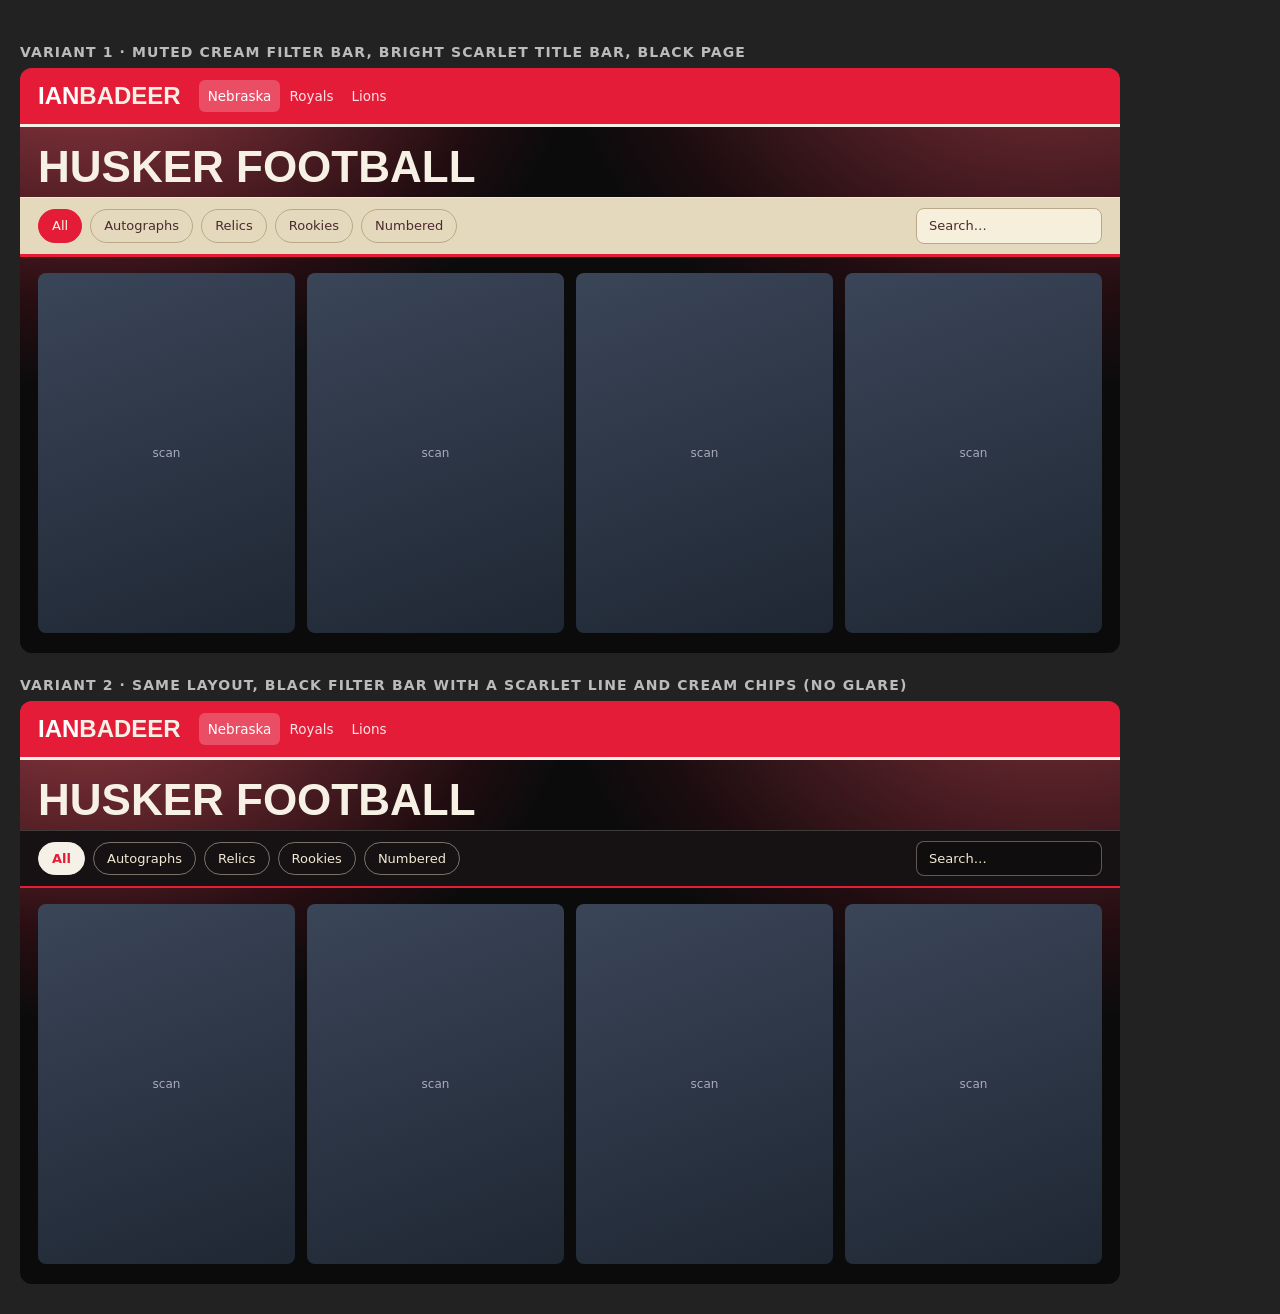
<file: previews/cream-filter.html>
<!doctype html><meta charset=utf-8><meta name=viewport content="width=device-width,initial-scale=1"><title>Cream filter bar options</title>
<style>
body{margin:0;background:#222;font:15px/1.5 Inter,system-ui,sans-serif;padding:20px;color:#eee}
h2{font:600 14px system-ui;letter-spacing:.08em;text-transform:uppercase;margin:24px 0 8px;color:#bbb}
.mock{position:relative;overflow:hidden;border-radius:12px;max-width:1100px;margin-bottom:10px;background:#0b0b0c;color:#f6f1e4}
.mock::before{content:"";position:absolute;inset:0;pointer-events:none;background:
 radial-gradient(ellipse 55% 420px at 6% -60px,rgba(255,244,224,.20),transparent 70%),
 radial-gradient(ellipse 60% 480px at 6% -40px,rgba(228,28,56,.55),transparent 75%),
 radial-gradient(ellipse 55% 420px at 94% -60px,rgba(255,244,224,.14),transparent 70%),
 radial-gradient(ellipse 60% 480px at 94% -40px,rgba(228,28,56,.42),transparent 75%)}
.mock>*{position:relative}
.bar{display:flex;gap:18px;align-items:center;padding:12px 18px;background:#e41c38;border-bottom:3px solid #f5f1e7;color:#fff}
.logo{font:800 24px "Barlow Condensed","Arial Narrow",sans-serif;text-transform:uppercase}.logo span{color:#f5f1e7}
.nav a{font-size:13.5px;padding:6px 9px;border-radius:6px;display:inline-block;color:#ffe3e6}.nav a.on{background:rgba(255,255,255,.22);color:#fff}
.head{padding:18px 18px 8px}
h1{font:800 44px "Barlow Condensed","Arial Narrow",sans-serif;text-transform:uppercase;margin:0;line-height:1}
.tools{display:flex;gap:8px;align-items:center;flex-wrap:wrap;padding:10px 18px}
.chip{padding:6px 13px;border-radius:999px;font-size:13px}
.q{margin-left:auto;padding:7px 12px;border-radius:8px;font-size:13px;min-width:160px}
.cards{display:grid;grid-template-columns:repeat(4,1fr);gap:12px;padding:16px 18px 20px}
.card{aspect-ratio:5/7;border-radius:8px;background:linear-gradient(160deg,#3a4558,#1f2733);display:grid;place-items:center;font-size:12px;color:#aab}
/* Variant 1: muted cream bar */
.v1 .tools{background:#e4d9bd;color:#2a1014;border-top:1px solid #f2e9d3;border-bottom:3px solid #e41c38}
.v1 .chip{border:1px solid #b9a98a;color:#4a2a2e;background:transparent}
.v1 .chip.on{background:#e41c38;border-color:#e41c38;color:#fff6e2}
.v1 .q{background:#f6efdc;border:1px solid #b9a98a;color:#4a2a2e}
/* Variant 2: dark scarlet bar, cream chips */
.v2 .tools{background:#161213;border-bottom:2px solid #e41c38;border-top:1px solid rgba(245,241,231,.18)}
.v2 .chip{border:1px solid rgba(242,233,211,.45);color:#f2e9d3}
.v2 .chip.on{background:#f5f1e7;border-color:#f5f1e7;color:#e41c38;font-weight:700}
.v2 .q{background:rgba(0,0,0,.25);border:1px solid rgba(242,233,211,.35);color:#f2e9d3}
</style>
<h2>Variant 1 · Muted cream filter bar, bright scarlet title bar, black page</h2>
<div class="mock v1"><div class="bar"><div class="logo">Ian<span>Badeer</span></div><div class="nav"><a class=on>Nebraska</a><a>Royals</a><a>Lions</a></div></div>
<div class="head"><h1>Husker football</h1></div>
<div class="tools"><span class="chip on">All</span><span class="chip">Autographs</span><span class="chip">Relics</span><span class="chip">Rookies</span><span class="chip">Numbered</span><span class="q">Search…</span></div>
<div class="cards"><div class="card">scan</div><div class="card">scan</div><div class="card">scan</div><div class="card">scan</div></div></div>
<h2>Variant 2 · Same layout, black filter bar with a scarlet line and cream chips (no glare)</h2>
<div class="mock v2"><div class="bar"><div class="logo">Ian<span>Badeer</span></div><div class="nav"><a class=on>Nebraska</a><a>Royals</a><a>Lions</a></div></div>
<div class="head"><h1>Husker football</h1></div>
<div class="tools"><span class="chip on">All</span><span class="chip">Autographs</span><span class="chip">Relics</span><span class="chip">Rookies</span><span class="chip">Numbered</span><span class="q">Search…</span></div>
<div class="cards"><div class="card">scan</div><div class="card">scan</div><div class="card">scan</div><div class="card">scan</div></div></div>
</file>
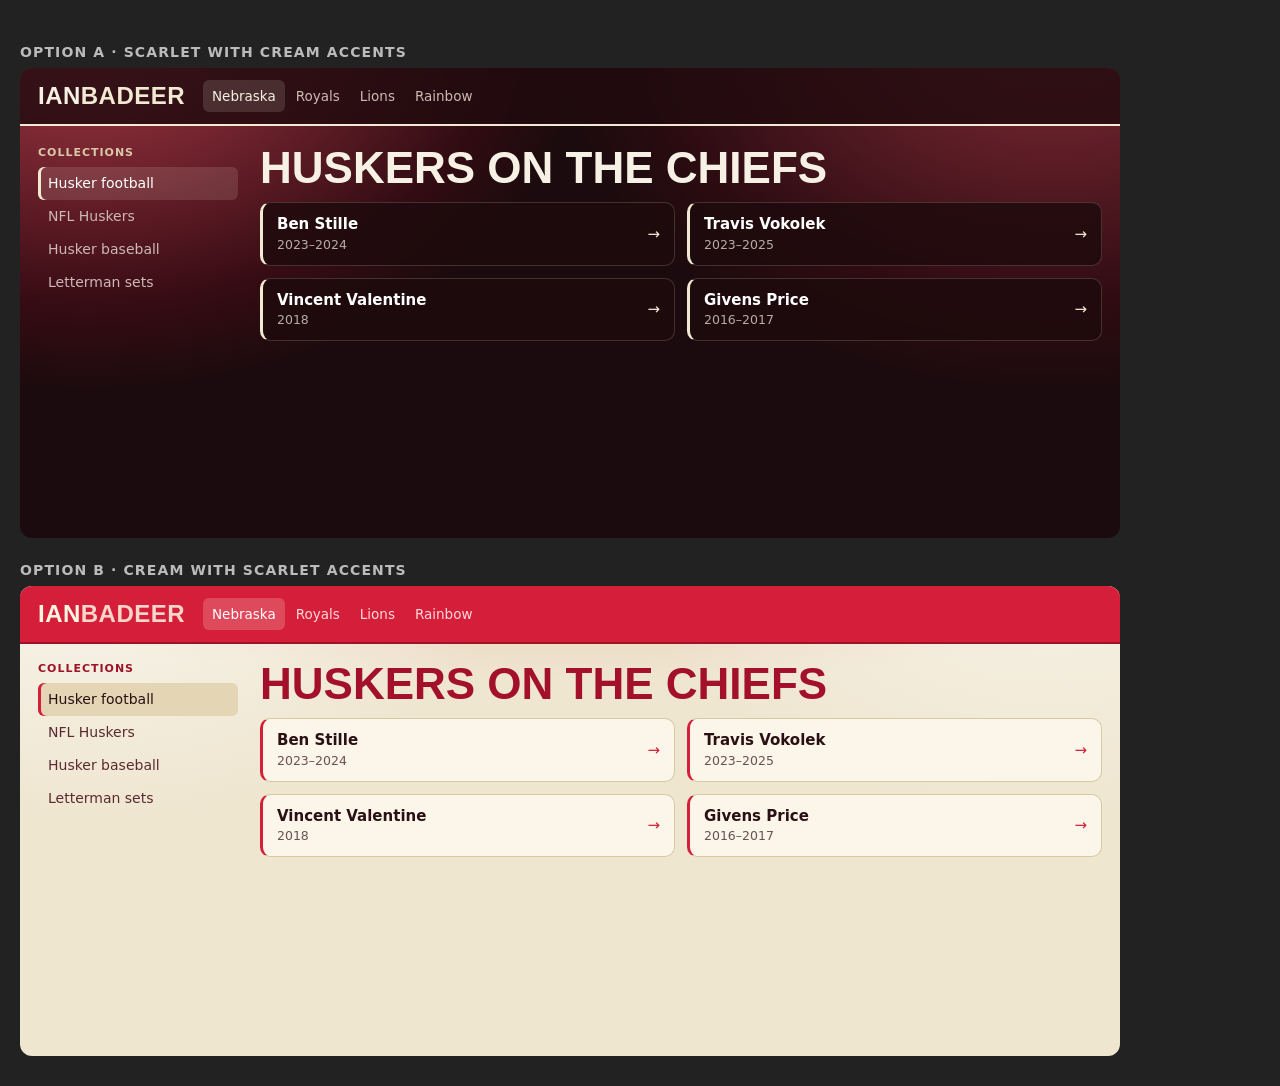
<file: previews/scarlet-cream.html>
<!doctype html><meta charset=utf-8><meta name=viewport content="width=device-width,initial-scale=1"><title>Scarlet and cream options</title>
<style>
body{margin:0;background:#222;font:15px/1.5 Inter,system-ui,sans-serif;padding:20px;color:#eee}
h2{font:600 14px system-ui;letter-spacing:.08em;text-transform:uppercase;margin:24px 0 8px;color:#bbb}
.mock{position:relative;overflow:hidden;border-radius:12px;max-width:1100px;min-height:470px;margin-bottom:10px}
.bar{display:flex;gap:18px;align-items:center;padding:12px 18px}
.logo{font:800 24px "Barlow Condensed","Arial Narrow",sans-serif;text-transform:uppercase;letter-spacing:.02em}
.nav a{font-size:13.5px;padding:6px 9px;border-radius:6px;margin-right:2px;display:inline-block}
.body{display:grid;grid-template-columns:200px 1fr;gap:22px;padding:20px 18px;position:relative}
.side h4{margin:0 0 8px;font:600 11px system-ui;letter-spacing:.09em;text-transform:uppercase}
.side a{display:block;padding:6px 10px;border-radius:6px;font-size:14px}
h1{font:800 44px "Barlow Condensed","Arial Narrow",sans-serif;text-transform:uppercase;margin:0 0 12px;line-height:1}
.cards{display:grid;grid-template-columns:repeat(2,1fr);gap:12px}
.c{padding:10px 14px;border-radius:10px;display:flex;justify-content:space-between;align-items:center}
.c small{display:block;opacity:.7}
.mock>.in{position:relative}

/* A: scarlet dominant, cream accents */
.A{background:#1c0b0e;color:#f6f1e4}
.A::before{content:"";position:absolute;inset:0;background:
 radial-gradient(ellipse 55% 420px at 6% -60px,rgba(255,244,224,.20),transparent 70%),
 radial-gradient(ellipse 60% 480px at 6% -40px,rgba(206,18,48,.65),transparent 75%),
 radial-gradient(ellipse 55% 420px at 94% -60px,rgba(255,244,224,.14),transparent 70%),
 radial-gradient(ellipse 60% 480px at 94% -40px,rgba(190,16,44,.5),transparent 75%)}
.A .bar{background:rgba(32,10,14,.82);border-bottom:2px solid #f2e9d3;position:relative}
.A .logo span{color:#f2e9d3}
.A .nav a{color:#cdb9b3}.A .nav a.on{background:rgba(242,233,211,.14);color:#f6f1e4}
.A .side h4{color:#d9c9a8}.A .side a{color:#cdb9b3}.A .side a.on{background:rgba(242,233,211,.13);color:#fff;box-shadow:inset 3px 0 #f2e9d3}
.A h1{color:#f6f1e4}
.A .c{background:rgba(30,10,13,.82);border:1px solid rgba(242,233,211,.18);border-left:3px solid #f2e9d3}
.A .c b{color:#fff}.A .c i{color:#f2e9d3;font-style:normal}

/* B: cream dominant, scarlet accents */
.B{background:#efe6d0;color:#2a1014}
.B::before{content:"";position:absolute;inset:0;background:
 radial-gradient(ellipse 55% 420px at 6% -60px,rgba(255,255,255,.7),transparent 70%),
 radial-gradient(ellipse 55% 420px at 94% -60px,rgba(255,255,255,.55),transparent 70%),
 radial-gradient(ellipse 70% 120px at 50% 0,rgba(206,18,48,.10),transparent 80%)}
.B .bar{background:#d51f3a;color:#fff6e2;position:relative;box-shadow:0 2px 0 #9c1228}
.B .logo span{color:#fff6e2;opacity:.85}
.B .nav a{color:#ffd9d9}.B .nav a.on{background:rgba(255,246,226,.2);color:#fff}
.B .side h4{color:#9c1228}.B .side a{color:#5a2a30}.B .side a.on{background:#e4d5b4;color:#2a1014;box-shadow:inset 3px 0 #d51f3a}
.B h1{color:#a3102a}
.B .c{background:#fbf6e9;border:1px solid #d9c9a3;border-left:3px solid #d51f3a}
.B .c b{color:#2a1014}.B .c i{color:#d51f3a;font-style:normal}
</style>
<h2>Option A · Scarlet with cream accents</h2>
<div class="mock A"><div class="in"><div class="bar"><div class="logo">Ian<span>Badeer</span></div><div class="nav"><a class=on>Nebraska</a><a>Royals</a><a>Lions</a><a>Rainbow</a></div></div>
<div class="body"><div class="side"><h4>Collections</h4><a class=on>Husker football</a><a>NFL Huskers</a><a>Husker baseball</a><a>Letterman sets</a></div>
<div><h1>Huskers on the Chiefs</h1><div class="cards"><div class="c"><span><b>Ben Stille</b><small>2023–2024</small></span><i>→</i></div><div class="c"><span><b>Travis Vokolek</b><small>2023–2025</small></span><i>→</i></div><div class="c"><span><b>Vincent Valentine</b><small>2018</small></span><i>→</i></div><div class="c"><span><b>Givens Price</b><small>2016–2017</small></span><i>→</i></div></div></div></div></div></div>
<h2>Option B · Cream with scarlet accents</h2>
<div class="mock B"><div class="in"><div class="bar"><div class="logo">Ian<span>Badeer</span></div><div class="nav"><a class=on>Nebraska</a><a>Royals</a><a>Lions</a><a>Rainbow</a></div></div>
<div class="body"><div class="side"><h4>Collections</h4><a class=on>Husker football</a><a>NFL Huskers</a><a>Husker baseball</a><a>Letterman sets</a></div>
<div><h1>Huskers on the Chiefs</h1><div class="cards"><div class="c"><span><b>Ben Stille</b><small>2023–2024</small></span><i>→</i></div><div class="c"><span><b>Travis Vokolek</b><small>2023–2025</small></span><i>→</i></div><div class="c"><span><b>Vincent Valentine</b><small>2018</small></span><i>→</i></div><div class="c"><span><b>Givens Price</b><small>2016–2017</small></span><i>→</i></div></div></div></div></div></div>
</file>
